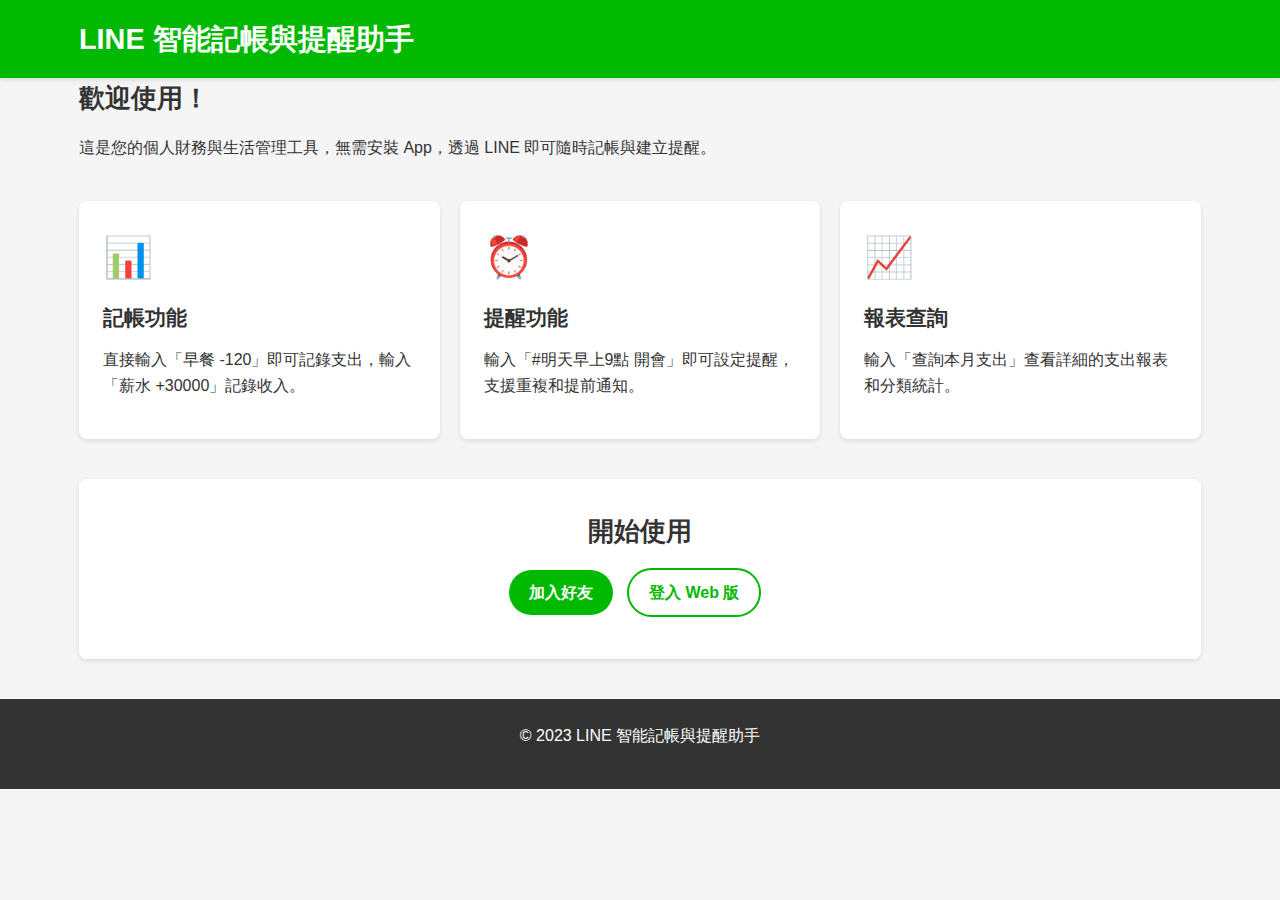
<file: static/templates/index.html>
<!DOCTYPE html>
<html lang="zh-Hant">
<head>
    <meta charset="UTF-8">
    <meta name="viewport" content="width=device-width, initial-scale=1.0">
    <title>LINE 智能記帳與提醒助手</title>
    <link rel="stylesheet" href="/static/css/style.css">
    <link rel="manifest" href="/static/manifest.json">
    <meta name="theme-color" content="#4CAF50">
</head>
<body>
    <header>
        <div class="container">
            <h1>LINE 智能記帳與提醒助手</h1>
        </div>
    </header>
    
    <main class="container">
        <section class="welcome-section">
            <h2>歡迎使用！</h2>
            <p>這是您的個人財務與生活管理工具，無需安裝 App，透過 LINE 即可隨時記帳與建立提醒。</p>
        </section>
        
        <section class="features">
            <div class="feature-card">
                <div class="feature-icon">📊</div>
                <h3>記帳功能</h3>
                <p>直接輸入「早餐 -120」即可記錄支出，輸入「薪水 +30000」記錄收入。</p>
            </div>
            
            <div class="feature-card">
                <div class="feature-icon">⏰</div>
                <h3>提醒功能</h3>
                <p>輸入「#明天早上9點 開會」即可設定提醒，支援重複和提前通知。</p>
            </div>
            
            <div class="feature-card">
                <div class="feature-icon">📈</div>
                <h3>報表查詢</h3>
                <p>輸入「查詢本月支出」查看詳細的支出報表和分類統計。</p>
            </div>
        </section>
        
        <section class="get-started">
            <h2>開始使用</h2>
            <a href="https://line.me/R/ti/p/@YOUR_BOT_ID" class="btn primary-btn" target="_blank">加入好友</a>
            <a href="#" class="btn secondary-btn" id="loginBtn">登入 Web 版</a>
        </section>
    </main>
    
    <footer>
        <div class="container">
            <p>&copy; 2023 LINE 智能記帳與提醒助手</p>
        </div>
    </footer>
    
    <script src="/static/js/app.js"></script>
    <script>
        // 註冊 Service Worker (PWA)
        if ('serviceWorker' in navigator) {
            navigator.serviceWorker.register('/static/sw.js')
              .then(reg => console.log('Service Worker 註冊成功:', reg))
              .catch(err => console.log('Service Worker 註冊失敗:', err));
        }
    </script>
</body>
</html>
</file>
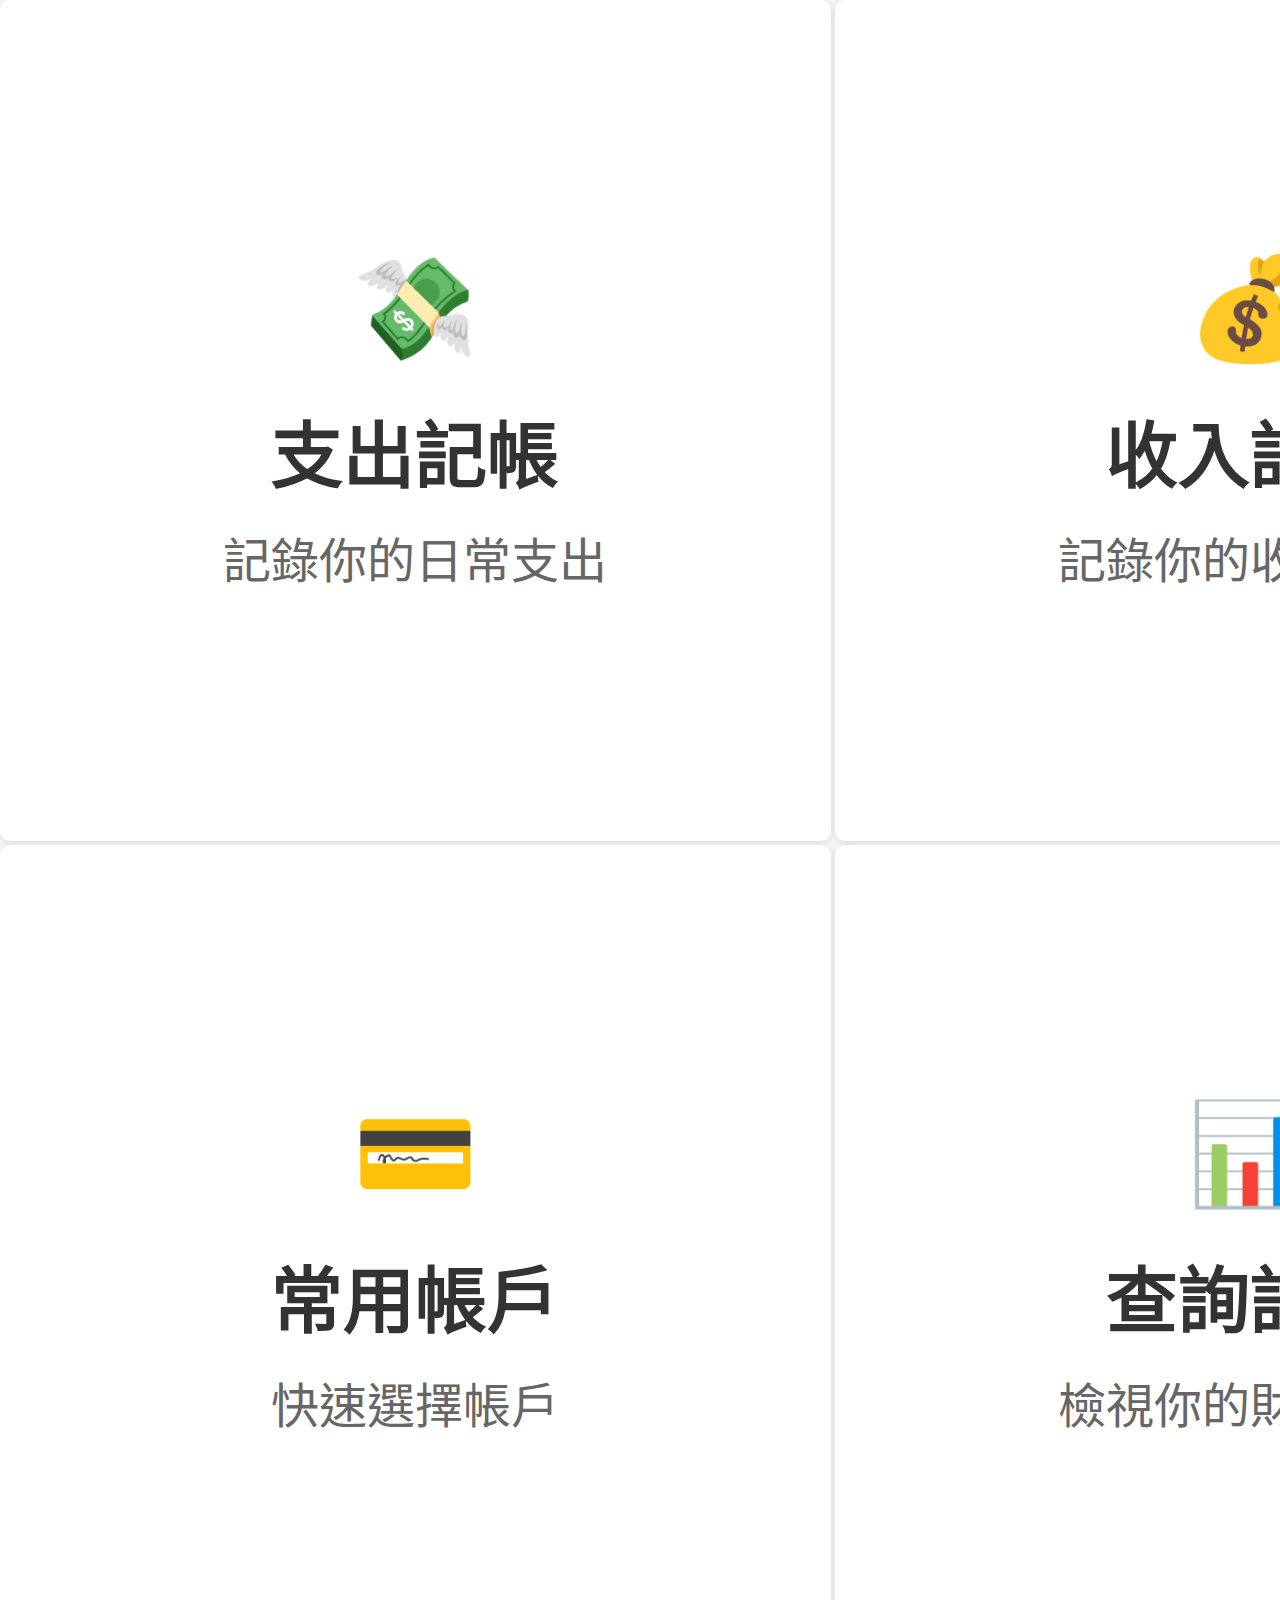
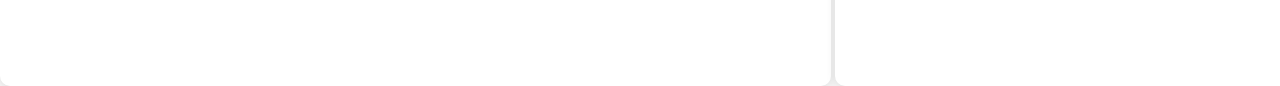
<file: static/assets/quick_menu_template.html>
<!DOCTYPE html>
<html lang="zh-TW">
<head>
    <meta charset="UTF-8">
    <meta name="viewport" content="width=device-width, initial-scale=1.0">
    <title>LINE快速選單</title>
    <style>
        body {
            margin: 0;
            padding: 0;
            font-family: 'Helvetica', 'Arial', sans-serif;
        }
        .rich-menu {
            width: 2500px;
            height: 1686px;
            background-color: #f7f7f7;
            display: grid;
            grid-template-columns: repeat(3, 1fr);
            grid-template-rows: repeat(2, 1fr);
            gap: 4px;
        }
        .menu-item {
            display: flex;
            flex-direction: column;
            justify-content: center;
            align-items: center;
            padding: 20px;
            background-color: white;
            border-radius: 10px;
            box-shadow: 0 2px 10px rgba(0, 0, 0, 0.1);
            cursor: pointer;
            transition: all 0.3s ease;
        }
        .menu-item:hover {
            background-color: #f5f5f5;
            transform: scale(1.02);
        }
        .menu-icon {
            font-size: 100px;
            margin-bottom: 30px;
            color: #06C755;
        }
        .menu-title {
            font-size: 72px;
            font-weight: bold;
            color: #333;
            text-align: center;
        }
        .menu-description {
            font-size: 48px;
            color: #666;
            text-align: center;
            margin-top: 20px;
        }
        .expense {
            color: #E74C3C;
        }
        .income {
            color: #27AE60;
        }
        .reminder {
            color: #F39C12;
        }
        .account {
            color: #3498DB;
        }
        .query {
            color: #9B59B6;
        }
        .more {
            color: #34495E;
        }
    </style>
</head>
<body>
    <div class="rich-menu">
        <div class="menu-item">
            <div class="menu-icon expense">💸</div>
            <div class="menu-title">支出記帳</div>
            <div class="menu-description">記錄你的日常支出</div>
        </div>
        <div class="menu-item">
            <div class="menu-icon income">💰</div>
            <div class="menu-title">收入記帳</div>
            <div class="menu-description">記錄你的收入來源</div>
        </div>
        <div class="menu-item">
            <div class="menu-icon reminder">⏰</div>
            <div class="menu-title">設置提醒</div>
            <div class="menu-description">不要忘記重要事項</div>
        </div>
        <div class="menu-item">
            <div class="menu-icon account">💳</div>
            <div class="menu-title">常用帳戶</div>
            <div class="menu-description">快速選擇帳戶</div>
        </div>
        <div class="menu-item">
            <div class="menu-icon query">📊</div>
            <div class="menu-title">查詢記錄</div>
            <div class="menu-description">檢視你的財務狀況</div>
        </div>
        <div class="menu-item">
            <div class="menu-icon more">⚙️</div>
            <div class="menu-title">更多功能</div>
            <div class="menu-description">設置和其他選項</div>
        </div>
    </div>
</body>
</html>
</file>
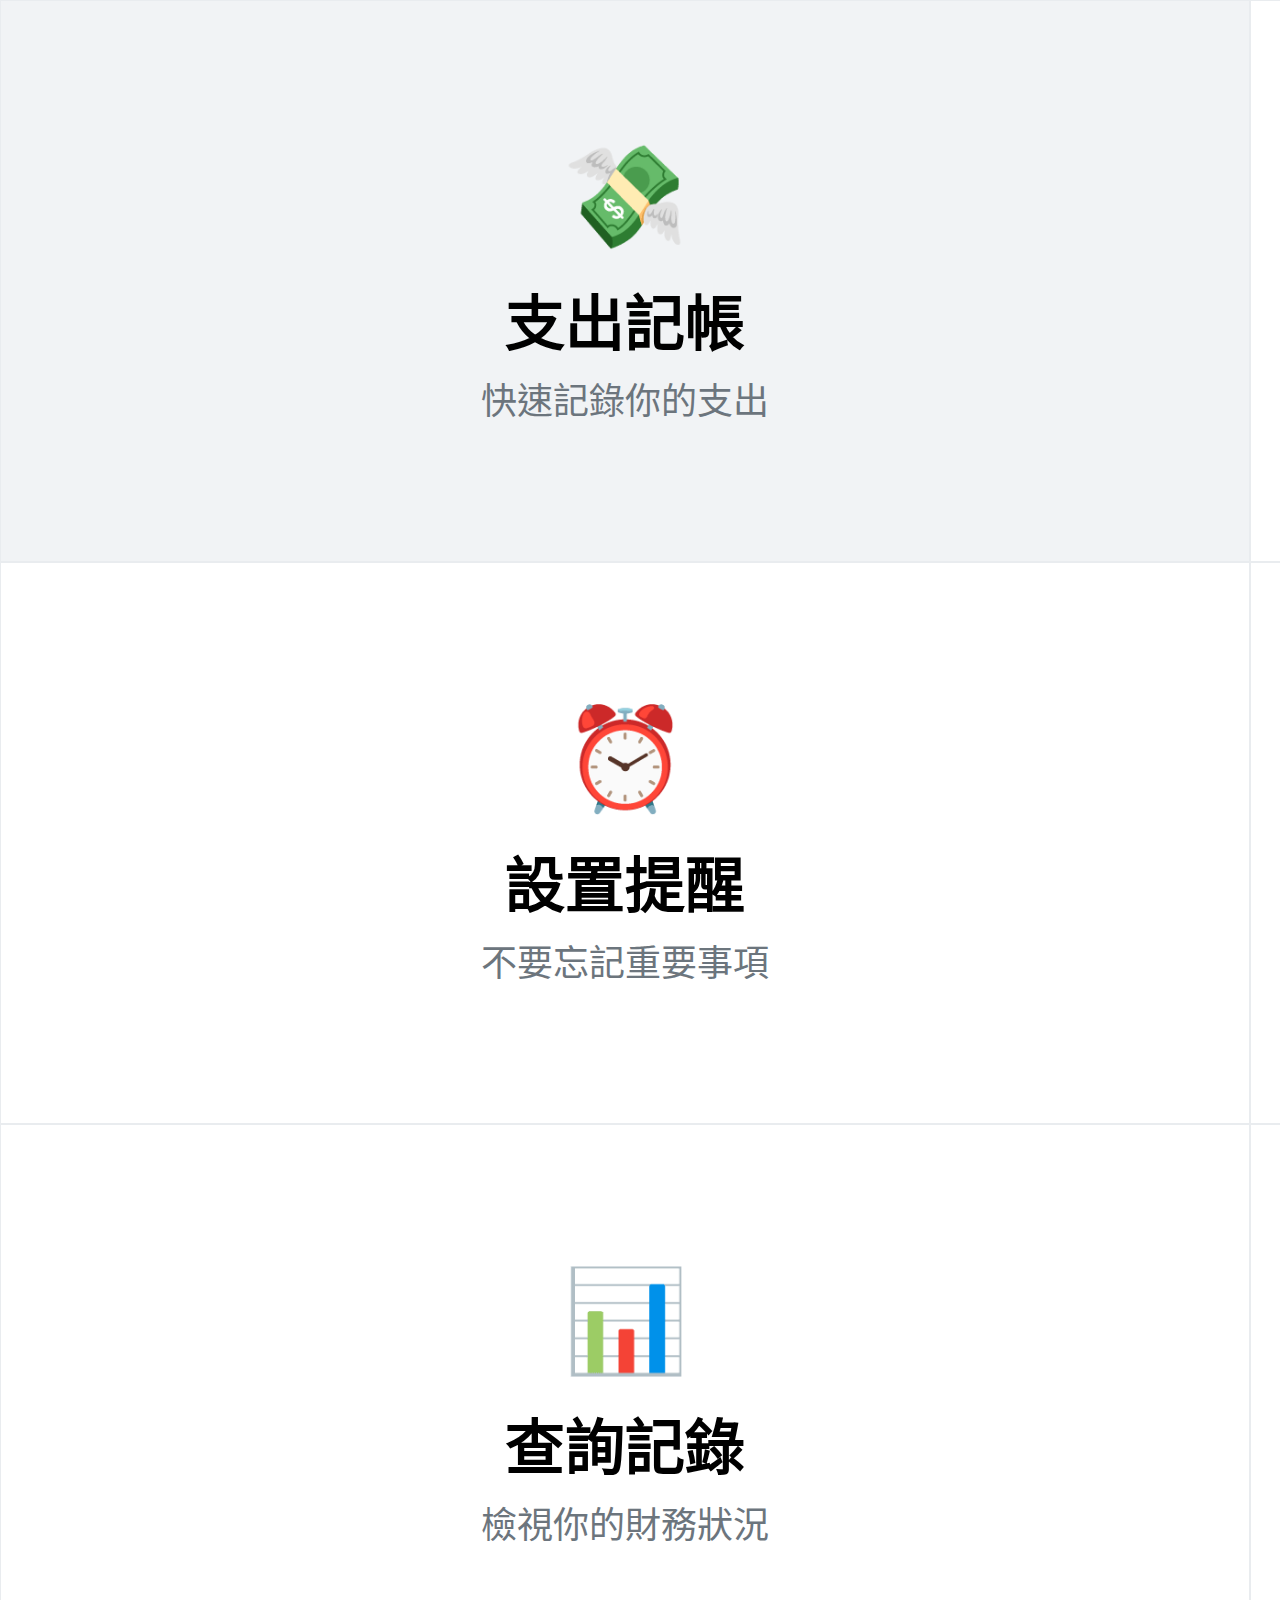
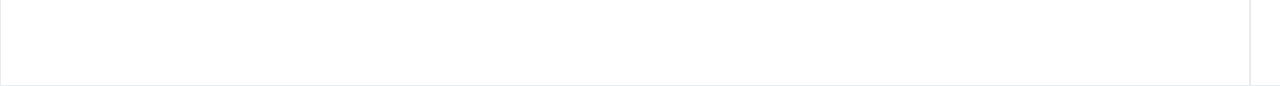
<file: static/assets/rich_menu.html>
<!DOCTYPE html>
<html lang="zh-TW">
<head>
    <meta charset="UTF-8">
    <meta name="viewport" content="width=device-width, initial-scale=1.0">
    <title>KimiBot Rich Menu</title>
    <style>
        body {
            margin: 0;
            padding: 0;
            font-family: 'Noto Sans TC', sans-serif;
        }
        #rich-menu {
            width: 2500px;
            height: 1686px;
            background-color: #f8f9fa;
            display: grid;
            grid-template-columns: 1fr 1fr;
            grid-template-rows: repeat(3, 1fr);
        }
        .menu-item {
            display: flex;
            flex-direction: column;
            justify-content: center;
            align-items: center;
            border: 1px solid #e9ecef;
            padding: 20px;
            background-color: white;
            transition: all 0.3s ease;
        }
        .menu-item:hover {
            background-color: #f1f3f5;
        }
        .icon {
            font-size: 100px;
            margin-bottom: 20px;
        }
        .label {
            font-size: 60px;
            font-weight: bold;
        }
        .description {
            font-size: 36px;
            color: #6c757d;
            text-align: center;
            margin-top: 10px;
        }
        .expense {
            color: #e74c3c;
        }
        .income {
            color: #2ecc71;
        }
        .reminder {
            color: #3498db;
        }
        .account {
            color: #f39c12;
        }
        .query {
            color: #9b59b6;
        }
        .more {
            color: #34495e;
        }
    </style>
</head>
<body>
    <div id="rich-menu">
        <div class="menu-item">
            <div class="icon expense">💸</div>
            <div class="label">支出記帳</div>
            <div class="description">快速記錄你的支出</div>
        </div>
        <div class="menu-item">
            <div class="icon income">💰</div>
            <div class="label">收入記帳</div>
            <div class="description">記錄你的收入來源</div>
        </div>
        <div class="menu-item">
            <div class="icon reminder">⏰</div>
            <div class="label">設置提醒</div>
            <div class="description">不要忘記重要事項</div>
        </div>
        <div class="menu-item">
            <div class="icon account">💳</div>
            <div class="label">常用帳戶</div>
            <div class="description">快速選擇付款方式</div>
        </div>
        <div class="menu-item">
            <div class="icon query">📊</div>
            <div class="label">查詢記錄</div>
            <div class="description">檢視你的財務狀況</div>
        </div>
        <div class="menu-item">
            <div class="icon more">⚙️</div>
            <div class="label">更多功能</div>
            <div class="description">設置與進階選項</div>
        </div>
    </div>

    <script>
        // 可以加入一個下載按鈕或自動生成圖片的功能
        window.onload = function() {
            console.log("Rich Menu 圖片已加載");
        };
    </script>
</body>
</html>
</file>
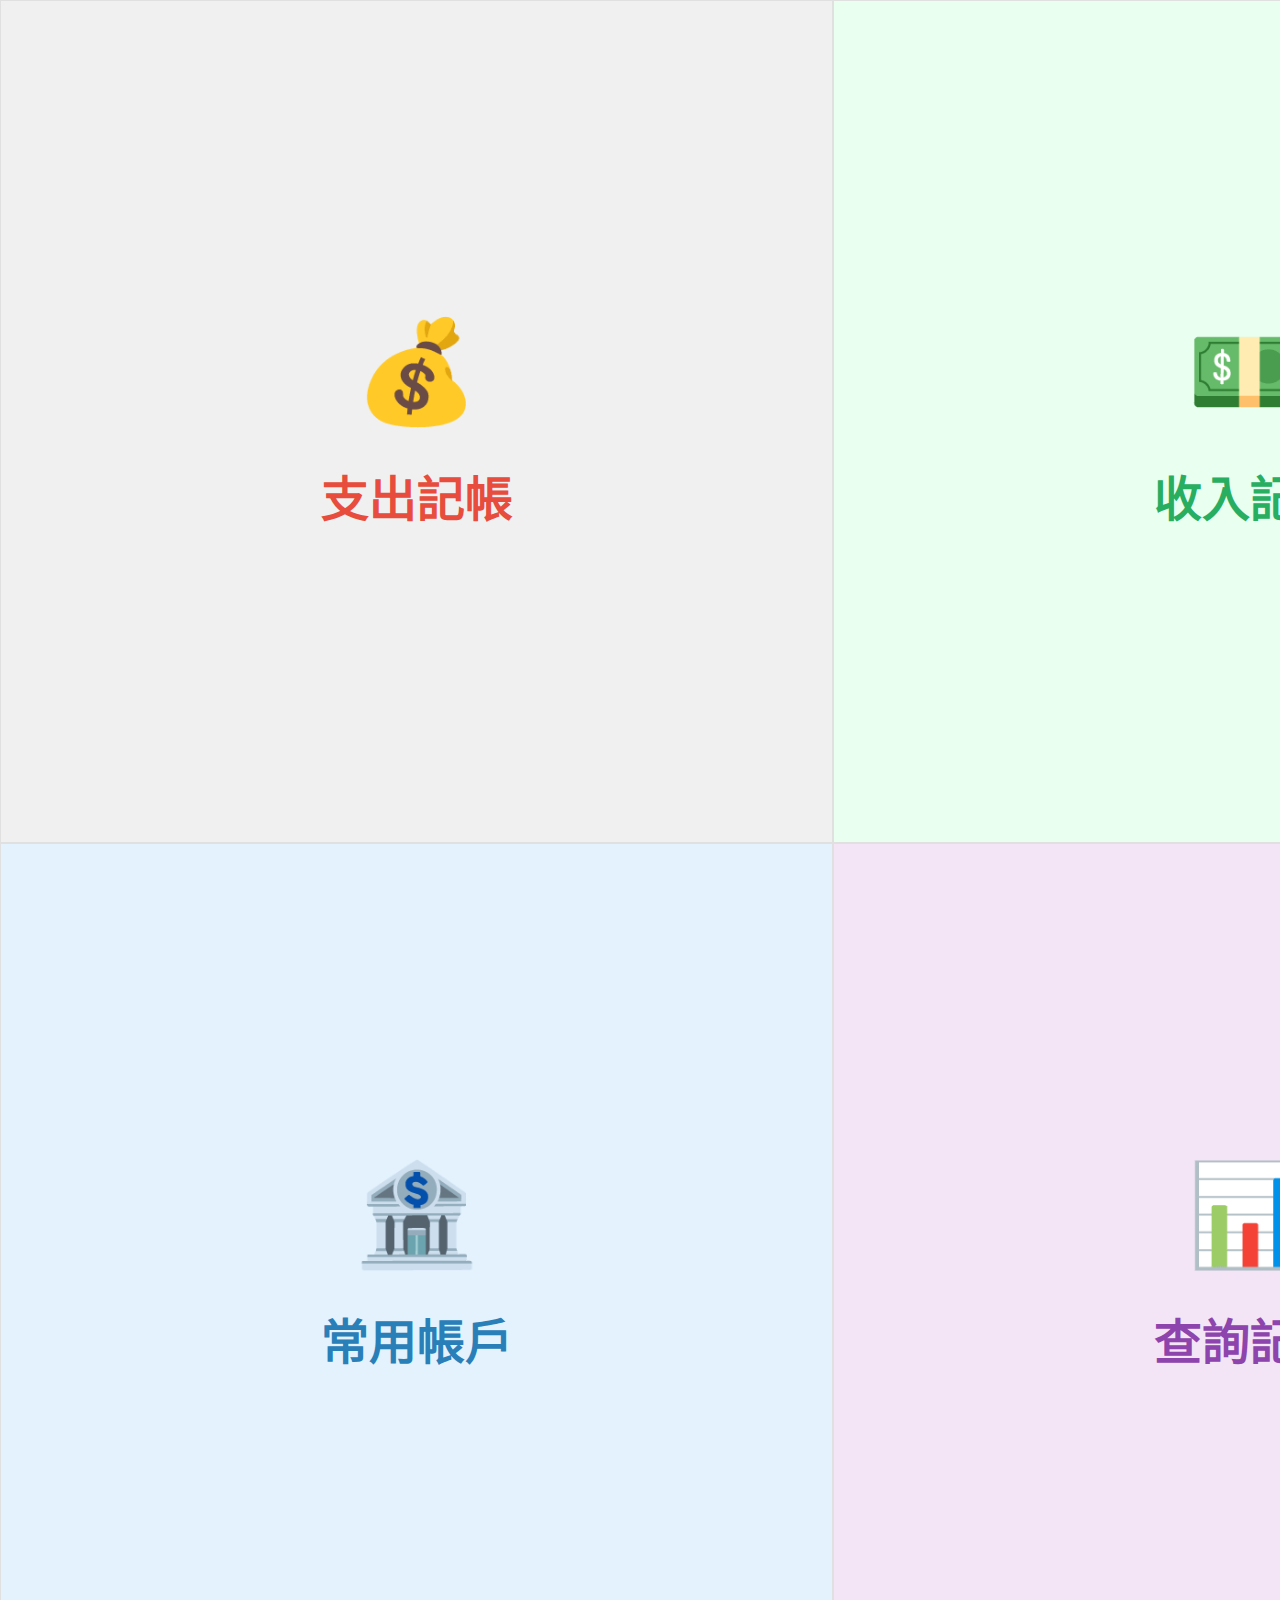
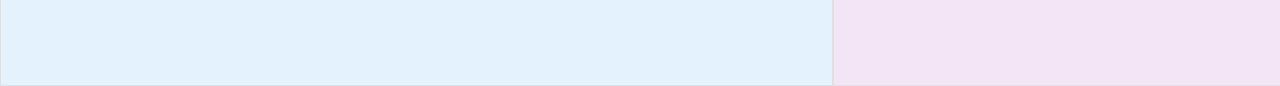
<file: static/assets/rich_menu_template.html>
<!DOCTYPE html>
<html lang="zh-TW">
<head>
    <meta charset="UTF-8">
    <title>智能記帳助手選單</title>
    <style>
        body {
            margin: 0;
            padding: 0;
            font-family: "Helvetica Neue", Arial, "PingFang TC", "Heiti TC", "Microsoft JhengHei", sans-serif;
        }
        .rich-menu {
            width: 2500px;
            height: 1686px;
            display: grid;
            grid-template-columns: repeat(3, 1fr);
            grid-template-rows: repeat(2, 1fr);
            background-color: #f5f7fa;
        }
        .menu-item {
            display: flex;
            flex-direction: column;
            justify-content: center;
            align-items: center;
            padding: 20px;
            border: 1px solid #e0e0e0;
            background-color: white;
            color: #333;
            font-size: 48px;
            font-weight: bold;
            text-align: center;
            transition: all 0.3s ease;
        }
        .menu-item:hover {
            background-color: #f0f0f0;
        }
        .icon {
            font-size: 100px;
            margin-bottom: 30px;
        }
        .expense {
            background-color: #ffeaea;
            color: #e74c3c;
        }
        .income {
            background-color: #e9fff0;
            color: #27ae60;
        }
        .reminder {
            background-color: #fff8e1;
            color: #f39c12;
        }
        .account {
            background-color: #e3f2fd;
            color: #2980b9;
        }
        .query {
            background-color: #f3e5f5;
            color: #8e44ad;
        }
        .more {
            background-color: #f5f5f5;
            color: #7f8c8d;
        }
    </style>
</head>
<body>
    <div class="rich-menu">
        <div class="menu-item expense">
            <div class="icon">💰</div>
            <div>支出記帳</div>
        </div>
        <div class="menu-item income">
            <div class="icon">💵</div>
            <div>收入記帳</div>
        </div>
        <div class="menu-item reminder">
            <div class="icon">⏰</div>
            <div>設置提醒</div>
        </div>
        <div class="menu-item account">
            <div class="icon">🏦</div>
            <div>常用帳戶</div>
        </div>
        <div class="menu-item query">
            <div class="icon">📊</div>
            <div>查詢記錄</div>
        </div>
        <div class="menu-item more">
            <div class="icon">⚙️</div>
            <div>更多功能</div>
        </div>
    </div>
</body>
</html>
</file>
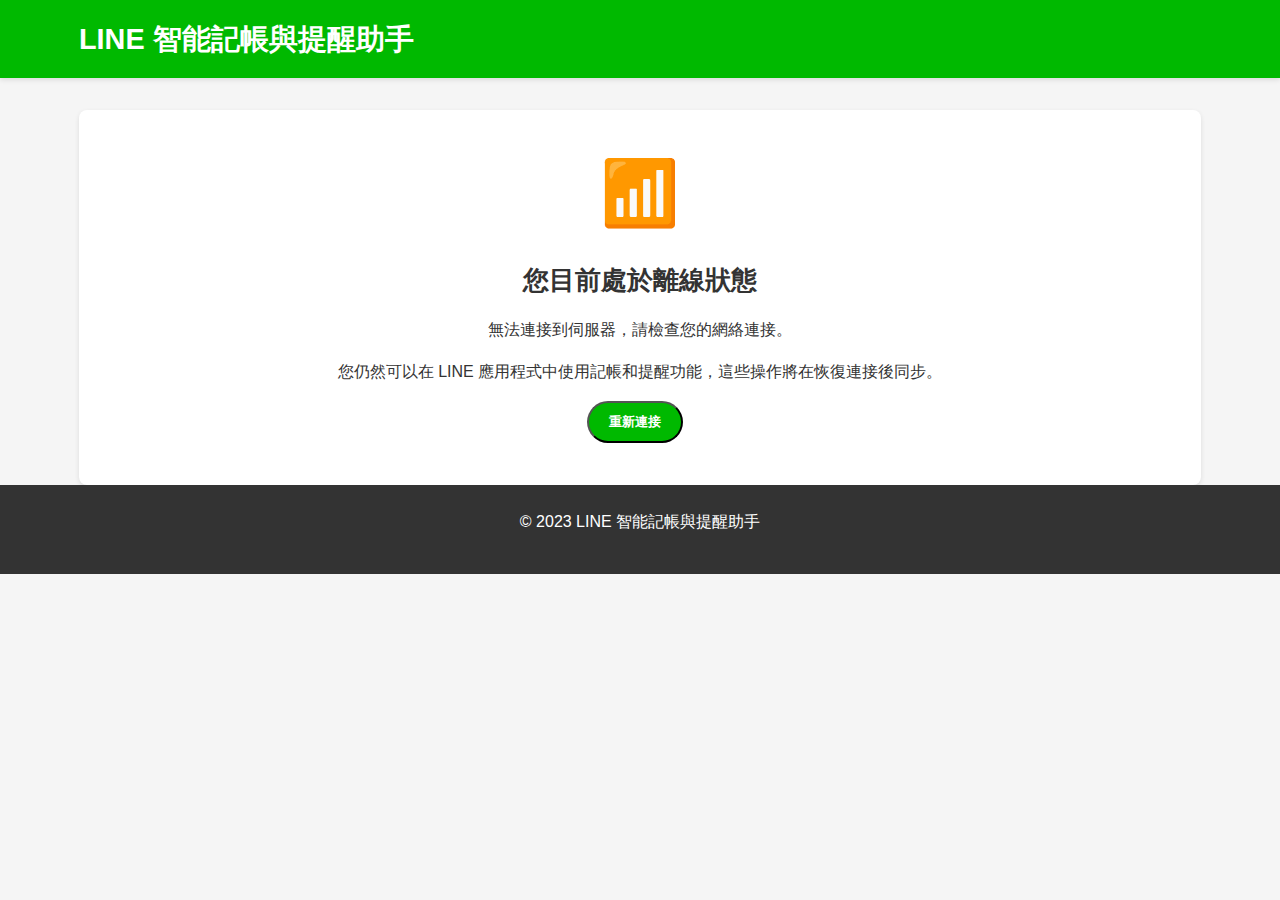
<file: static/templates/offline.html>
<!DOCTYPE html>
<html lang="zh-Hant">
<head>
    <meta charset="UTF-8">
    <meta name="viewport" content="width=device-width, initial-scale=1.0">
    <title>離線 - LINE 智能記帳與提醒助手</title>
    <link rel="stylesheet" href="/static/css/style.css">
    <style>
        .offline-container {
            text-align: center;
            padding: 2rem;
            margin-top: 2rem;
            background-color: white;
            border-radius: 8px;
            box-shadow: 0 2px 5px rgba(0,0,0,0.1);
        }
        
        .offline-icon {
            font-size: 4rem;
            margin-bottom: 1rem;
        }
    </style>
</head>
<body>
    <header>
        <div class="container">
            <h1>LINE 智能記帳與提醒助手</h1>
        </div>
    </header>
    
    <main class="container">
        <div class="offline-container">
            <div class="offline-icon">📶</div>
            <h2>您目前處於離線狀態</h2>
            <p>無法連接到伺服器，請檢查您的網絡連接。</p>
            <p>您仍然可以在 LINE 應用程式中使用記帳和提醒功能，這些操作將在恢復連接後同步。</p>
            <button class="btn primary-btn" onclick="window.location.reload()">重新連接</button>
        </div>
    </main>
    
    <footer>
        <div class="container">
            <p>&copy; 2023 LINE 智能記帳與提醒助手</p>
        </div>
    </footer>
</body>
</html>
</file>
<file: static/css/style.css>
/* 基本樣式 */
:root {
    --primary-color: #00B900;  /* LINE綠色 */
    --secondary-color: #333333;
    --accent-color: #2196F3;
    --light-gray: #f5f5f5;
    --medium-gray: #e0e0e0;
    --dark-gray: #757575;
    --text-color: #333333;
    --white: #ffffff;
    --shadow: 0 2px 5px rgba(0,0,0,0.1);
}

* {
    margin: 0;
    padding: 0;
    box-sizing: border-box;
}

body {
    font-family: 'Helvetica Neue', Arial, 'Hiragino Kaku Gothic ProN', 'Hiragino Sans', Meiryo, sans-serif;
    line-height: 1.6;
    color: var(--text-color);
    background-color: var(--light-gray);
}

.container {
    width: 90%;
    max-width: 1200px;
    margin: 0 auto;
    padding: 0 15px;
}

/* 標題與導航 */
header {
    background-color: var(--primary-color);
    color: var(--white);
    padding: 1rem 0;
    box-shadow: var(--shadow);
}

header h1 {
    font-size: 1.8rem;
}

/* 主要內容區 */
main {
    padding: 2rem 0;
}

section {
    margin-bottom: 2.5rem;
}

h2 {
    font-size: 1.6rem;
    margin-bottom: 1rem;
    color: var(--secondary-color);
}

p {
    margin-bottom: 1rem;
}

/* 特色區塊 */
.features {
    display: flex;
    flex-wrap: wrap;
    gap: 20px;
    justify-content: space-between;
}

.feature-card {
    background-color: var(--white);
    border-radius: 8px;
    padding: 1.5rem;
    box-shadow: var(--shadow);
    flex: 1 1 300px;
    transition: transform 0.3s ease;
}

.feature-card:hover {
    transform: translateY(-5px);
}

.feature-icon {
    font-size: 2.5rem;
    margin-bottom: 0.8rem;
}

.feature-card h3 {
    font-size: 1.3rem;
    margin-bottom: 0.8rem;
    color: var(--secondary-color);
}

/* 按鈕樣式 */
.btn {
    display: inline-block;
    padding: 10px 20px;
    border-radius: 50px;
    text-decoration: none;
    font-weight: bold;
    transition: all 0.3s ease;
    margin-right: 10px;
    margin-bottom: 10px;
}

.primary-btn {
    background-color: var(--primary-color);
    color: var(--white);
}

.primary-btn:hover {
    background-color: #009900;
    box-shadow: 0 4px 8px rgba(0,0,0,0.2);
}

.secondary-btn {
    background-color: var(--white);
    color: var(--primary-color);
    border: 2px solid var(--primary-color);
}

.secondary-btn:hover {
    background-color: var(--light-gray);
}

/* 開始使用區塊 */
.get-started {
    background-color: var(--white);
    padding: 2rem;
    border-radius: 8px;
    box-shadow: var(--shadow);
    text-align: center;
}

/* 頁尾 */
footer {
    background-color: var(--secondary-color);
    color: var(--white);
    padding: 1.5rem 0;
    text-align: center;
}

/* 響應式設計 */
@media (max-width: 768px) {
    .features {
        flex-direction: column;
    }
    
    .feature-card {
        margin-bottom: 1rem;
    }
    
    header h1 {
        font-size: 1.5rem;
    }
}
</file>
